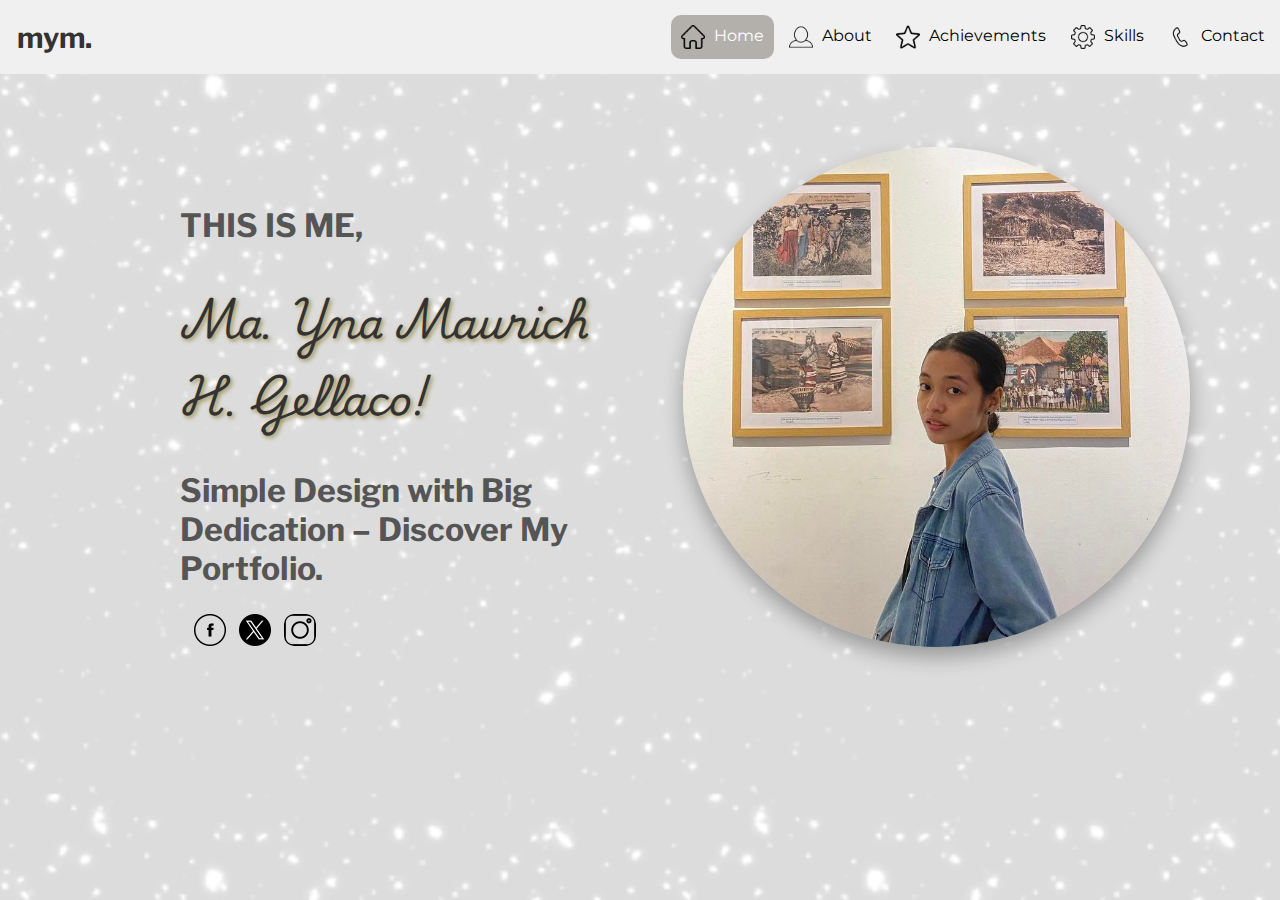
<file: index.html>
<!DOCTYPE html>
<html lang="en">
<head>
    <meta charset="UTF-8">
    <meta name="viewport" content="width=device-width, initial-scale=1.0">
    <title>My Portfolio</title>
    <link rel="stylesheet" href="style.css">
    <link rel="preconnect" href="https://fonts.googleapis.com">
    <link rel="preconnect" href="https://fonts.gstatic.com" crossorigin>
    <link href="https://fonts.googleapis.com/css2?family=Inconsolata:wght@200..900&family=Libre+Franklin:ital,wght@0,100..900;1,100..900&family=Montserrat:ital,wght@0,100..900;1,100..900&family=Nunito+Sans:ital,opsz,wght@0,6..12,200..1000;1,6..12,200..1000&family=Playwrite+BE+VLG:wght@100..400&display=swap" rel="stylesheet">
    </head>
<body>
    <header>
        <h3>mym.</h3>
        <nav>
            <a href="index.html" aria-label="Home">
                <img src="home.png" alt="Home Icon" class="nav-icon"> Home
            </a>
            <a href="about.html" aria-label="About Me">
                <img src="about.png" alt="About Me Icon" class="nav-icon"> About
            </a>
            <a href="achievements.html" aria-label="Achievements">
                <img src="star.png" alt="Achievements Icon" class="nav-icon"> Achievements
            </a>
            <a href="skills.html" aria-label="Skills">
                <img src="sk.png" alt="Skills Icon" class="nav-icon"> Skills
            </a>
            <a href="contact.html" aria-label="Contact">
                <img src="contact.png" alt="Contact Icon" class="nav-icon"> Contact
            </a>
        </nav>
    </header>
    <div class="main-container">
        <main>
            <section id="home">
                <h2>THIS IS ME,</h2>
                <h1>Ma. Yna Maurich H. Gellaco!</h1>
                <h2>Simple Design with Big Dedication – Discover My Portfolio.</h2>

                <!-- Social Media Section -->
                <section id="social-media">
                    <div class="social-icons">
                        <a href="https://www.facebook.com/maynamaurich/" target="_blank" aria-label="Facebook">
                            <img src="fb.png" alt="Facebook Icon">
                        </a>
                        <a href="https://x.com/YnaGellaco" target="_blank" aria-label="Twitter">
                            <img src="x.png" alt="Twitter Icon">
                        </a>
                        <a href="https://instagram.com/yourprofile" target="_blank" aria-label="Instagram">
                            <img src="ig.png" alt="Instagram Icon">
                        </a>
                    </div>
                </section>
            </section>
        </main>
        <div class="image">
            <img src="prof.jpg" alt="Profile Image">
        </div>
        <script>
            document.addEventListener('DOMContentLoaded', function() {
                const currentPage = window.location.pathname.split('/').pop();
                const navLinks = document.querySelectorAll('nav a');
    
                navLinks.forEach(link => {
                    const href = link.getAttribute('href');
                    if (href === currentPage) {
                        link.classList.add('active');
                    }
                });
            });
        </script>
    </div>
</body>
</html>
</file>
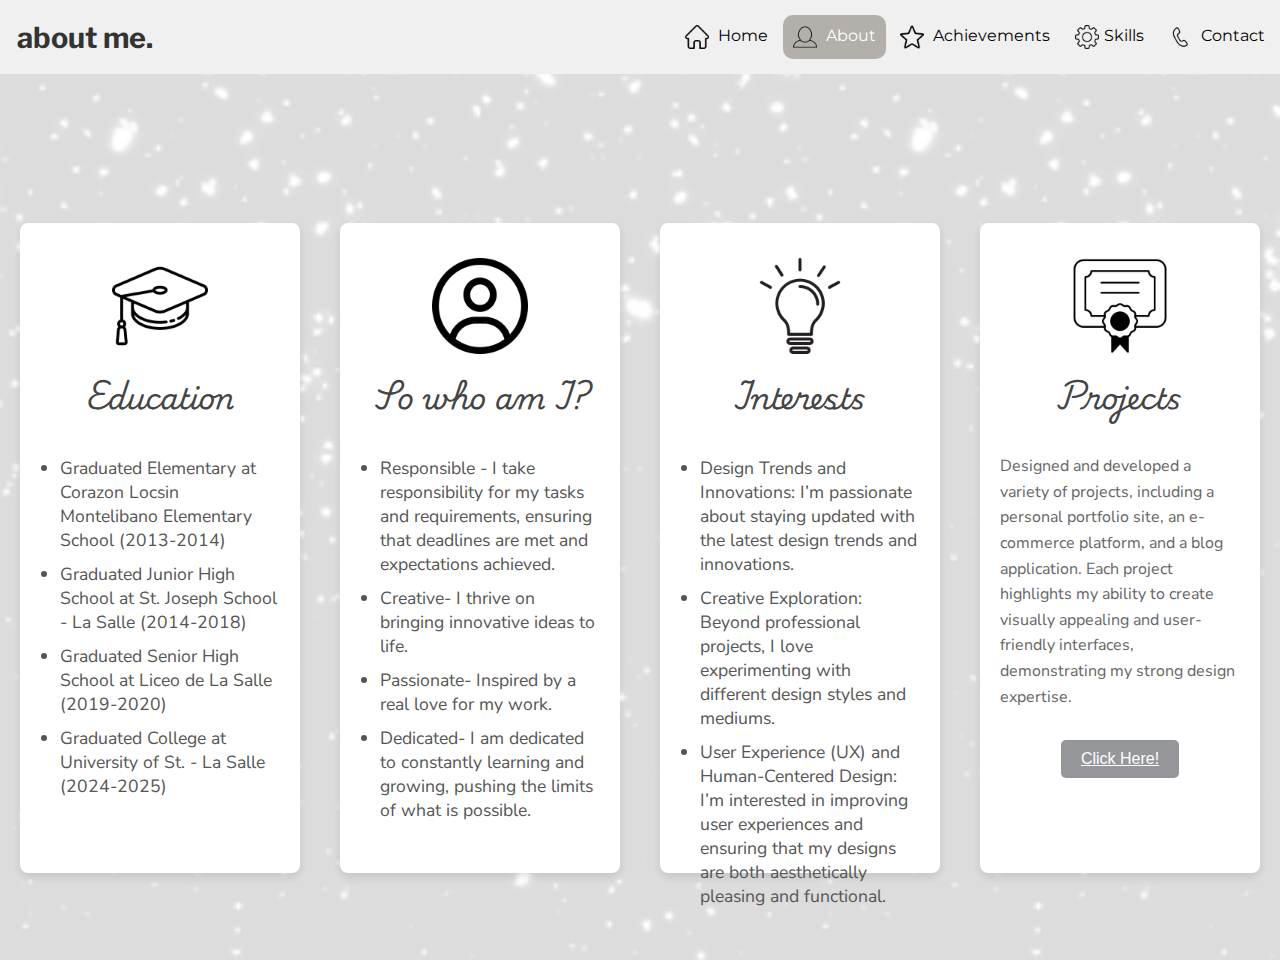
<file: about.html>
<!DOCTYPE html>
<html lang="en">
<head>
    <meta charset="UTF-8">
    <meta name="viewport" content="width=device-width, initial-scale=1.0">
    <title>My Portfolio</title>
    <link rel="stylesheet" href="style.css">
    <link rel="preconnect" href="https://fonts.googleapis.com">
    <link rel="preconnect" href="https://fonts.gstatic.com" crossorigin>
    <link href="https://fonts.googleapis.com/css2?family=Inconsolata:wght@200..900&family=Libre+Franklin:ital,wght@0,100..900;1,100..900&family=Montserrat:ital,wght@0,100..900;1,100..900&family=Nunito+Sans:ital,opsz,wght@0,6..12,200..1000;1,6..12,200..1000&family=Playwrite+BE+VLG:wght@100..400&display=swap" rel="stylesheet">
</head>
<body>
    <header>
        <h3>about me.</h3>
        <nav>
            <a href="index.html" aria-label="Home">
                <img src="home.png" alt="Home Icon" class="nav-icon"> Home
            </a>
            <a href="about.html" aria-label="About Me">
                <img src="about.png" alt="About Me Icon" class="nav-icon"> About
            </a>
            <a href="achievements.html" aria-label="Achievements">
                <img src="star.png" alt="Achievements Icon" class="nav-icon"> Achievements
            </a>
            <a href="skills.html" aria-label="Skills">
                <img src="sk.png" alt="Skills Icon" class="nav-icon">Skills
            </a>
            <a href="contact.html" aria-label="Contact">
                <img src="contact.png" alt="Contact Icon" class="nav-icon"> Contact
            </a>
        </nav>
    </header>
    <main>
        <section id="about">
            <div class="box-container">
                <div class="box">
                    <img src="ed.png" alt="Experience Image" class="box-image">
                    <h3>Education</h3>
                    <ul>
                        <li>Graduated Elementary at Corazon Locsin Montelibano Elementary School (2013-2014)</li>
                        <li>Graduated Junior High School at St. Joseph School - La Salle (2014-2018)</li>
                        <li>Graduated Senior High School at Liceo de La Salle (2019-2020)</li>
                        <li>Graduated College at University of St. - La Salle (2024-2025)</li>
                    </ul>
                </div>
                <div class="box">
                    <img src="person.png" alt="Traits" class="box-image">
                    <h3>So who am I?</h3>
                    <ul>
                        <li>Responsible - I take responsibility for my tasks and requirements, ensuring that deadlines are met and expectations achieved. </li>
                        <li>Creative- I thrive on bringing innovative ideas to life.</li>
                        <li>Passionate- Inspired by a real love for my work. </li>
                        <li>Dedicated- I am dedicated to constantly learning and growing, pushing the limits of what is possible.</li>
                </div>
                <div class="box">
                    <img src="skills.png" alt="Skills Image" class="box-image">
                    <h3>Interests</h3>
                    <ul>
                        <li>Design Trends and Innovations:  I’m passionate about staying updated with the latest design trends and innovations. </li>
                        <li>Creative Exploration: Beyond professional projects, I love experimenting with different design styles and mediums.</li>
                        <li>User Experience (UX) and Human-Centered Design: I’m interested in improving user experiences and ensuring that my designs are both aesthetically pleasing and functional.</li>
                    </ul>
                </div>
                <div class="box">
                    <img src="cert.png" alt="Projects Image" class="box-image">
                    <h3>Projects</h3>
                    <p>Designed and developed a variety of projects, including a personal portfolio site, an e-commerce platform, and a blog application. Each project highlights my ability to create visually appealing and user-friendly interfaces, demonstrating my strong design expertise.</p>
                    <a href="https://drive.google.com/drive/folders/1OP54xe0gtos0QjLCddgrjPvaWAIzOY6q?usp=sharing" target="_blank" class="projects-button">Click Here!</a>
                    <script>
                        document.addEventListener('DOMContentLoaded', function() {
                            const currentPage = window.location.pathname.split('/').pop();
                            const navLinks = document.querySelectorAll('nav a');
                
                            navLinks.forEach(link => {
                                const href = link.getAttribute('href');
                                if (href === currentPage) {
                                    link.classList.add('active');
                                }
                            });
                        });
                    </script>
                </div>
            </div>
        </section>
    </main>
</body>
</html>
</file>
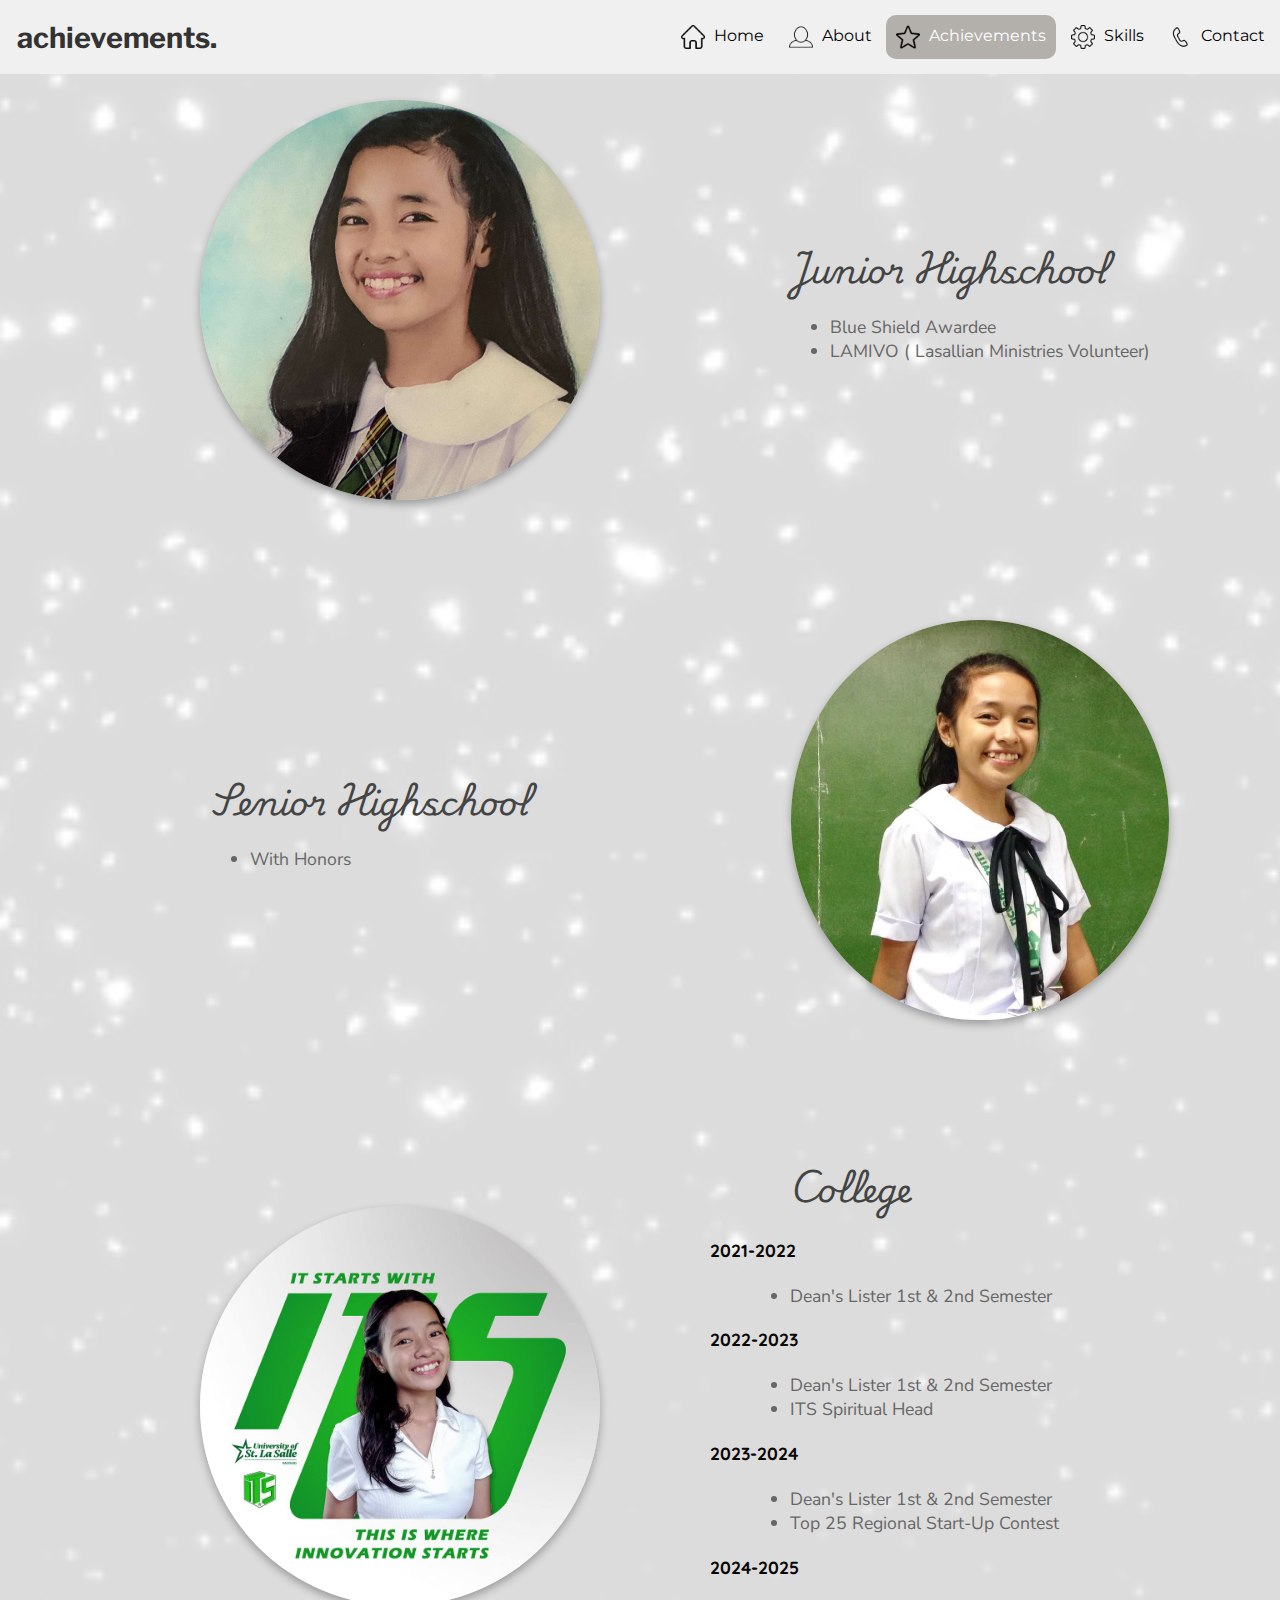
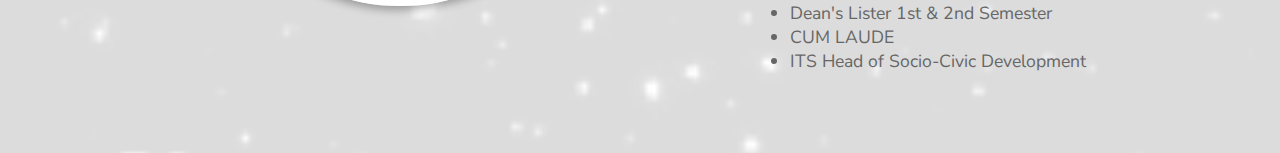
<file: achievements.html>
<!DOCTYPE html>
<html lang="en">
<head>
    <meta charset="UTF-8">
    <meta name="viewport" content="width=device-width, initial-scale=1.0">
    <title>Achievements</title>
    <link rel="stylesheet" href="style.css">
    <link rel="preconnect" href="https://fonts.googleapis.com">
<link rel="preconnect" href="https://fonts.gstatic.com" crossorigin>
<link href="https://fonts.googleapis.com/css2?family=Inconsolata:wght@200..900&family=Libre+Franklin:ital,wght@0,100..900;1,100..900&family=Montserrat:ital,wght@0,100..900;1,100..900&family=Nunito+Sans:ital,opsz,wght@0,6..12,200..1000;1,6..12,200..1000&family=Playwrite+BE+VLG:wght@100..400&family=Quicksand:wght@300..700&display=swap" rel="stylesheet">
</head>
<body>
    <header>
        <h3>achievements.</h3>
        <nav>
            <a href="index.html" aria-label="Home">
                <img src="home.png" alt="Home Icon" class="nav-icon"> Home
            </a>
            <a href="about.html" aria-label="About Me">
                <img src="about.png" alt="About Me Icon" class="nav-icon"> About
            </a>
            <a href="achievements.html" aria-label="Achievements">
                <img src="star.png" alt="Achievements Icon" class="nav-icon"> Achievements
            </a>
            <a href="skills.html" aria-label="Skills">
                <img src="sk.png" alt="Skills Icon" class="nav-icon"> Skills
            </a>
            <a href="contact.html" aria-label="Contact">
                <img src="contact.png" alt="Contact Icon" class="nav-icon"> Contact
            </a>
        </nav>
    </header>
    <main>
        <section id="achievements">
            <div class="achievement">
                <div class="achievement-image">
                    <img src="jhs.jpg" alt="Achievement 2">
                </div>
                <div class="achievement-text">
                    <h3>Junior Highschool</h3>
                    <ul>
                        <li>Blue Shield Awardee</li>
                        <li>LAMIVO ( Lasallian Ministries Volunteer)</li>
                        </ul>
                </div>
            </div>
        <div class="achievement">
            <div class="achievement-image">
                <img src="shs.jpg" alt="Achievement 2">
            </div>
            <div class="achievement-text">
                <h3>Senior Highschool</h3>
                <ul>
                    <li>With Honors</li>
                    </ul>
            </div>
        </div>
                </div>
                <div class="achievement">
                    <div class="achievement-image">
                        <img src="college.jpg" alt="Achievement 2">
                    </div>
                    <div class="achievement-text">
                        <h3>College</h3>
                        <p>2021-2022</p>
                        <li>Dean's Lister 1st & 2nd Semester</li>
                        <p>2022-2023</p>
                        <li>Dean's Lister 1st & 2nd Semester</li>
                        <li>ITS Spiritual Head</li>
                        <p>2023-2024</p>
                        <li>Dean's Lister 1st & 2nd Semester</li>
                        <li>Top 25 Regional Start-Up Contest</li>
                        <p> 2024-2025</p>
                        <li>Dean's Lister 1st & 2nd Semester</li> 
                        <li>CUM LAUDE</li>
                        <li>ITS Head of Socio-Civic Development</li>
                        </ul>
                    </div>
                </div>
                
                </div>
                <!-- Add more achievements here as needed -->
            </div>
        </section>
        <script>
            document.addEventListener('DOMContentLoaded', function() {
                const currentPage = window.location.pathname.split('/').pop();
                const navLinks = document.querySelectorAll('nav a');
    
                navLinks.forEach(link => {
                    const href = link.getAttribute('href');
                    if (href === currentPage) {
                        link.classList.add('active');
                    }
                });
            });
        </script>
    </main>
</body>
</html>
</file>
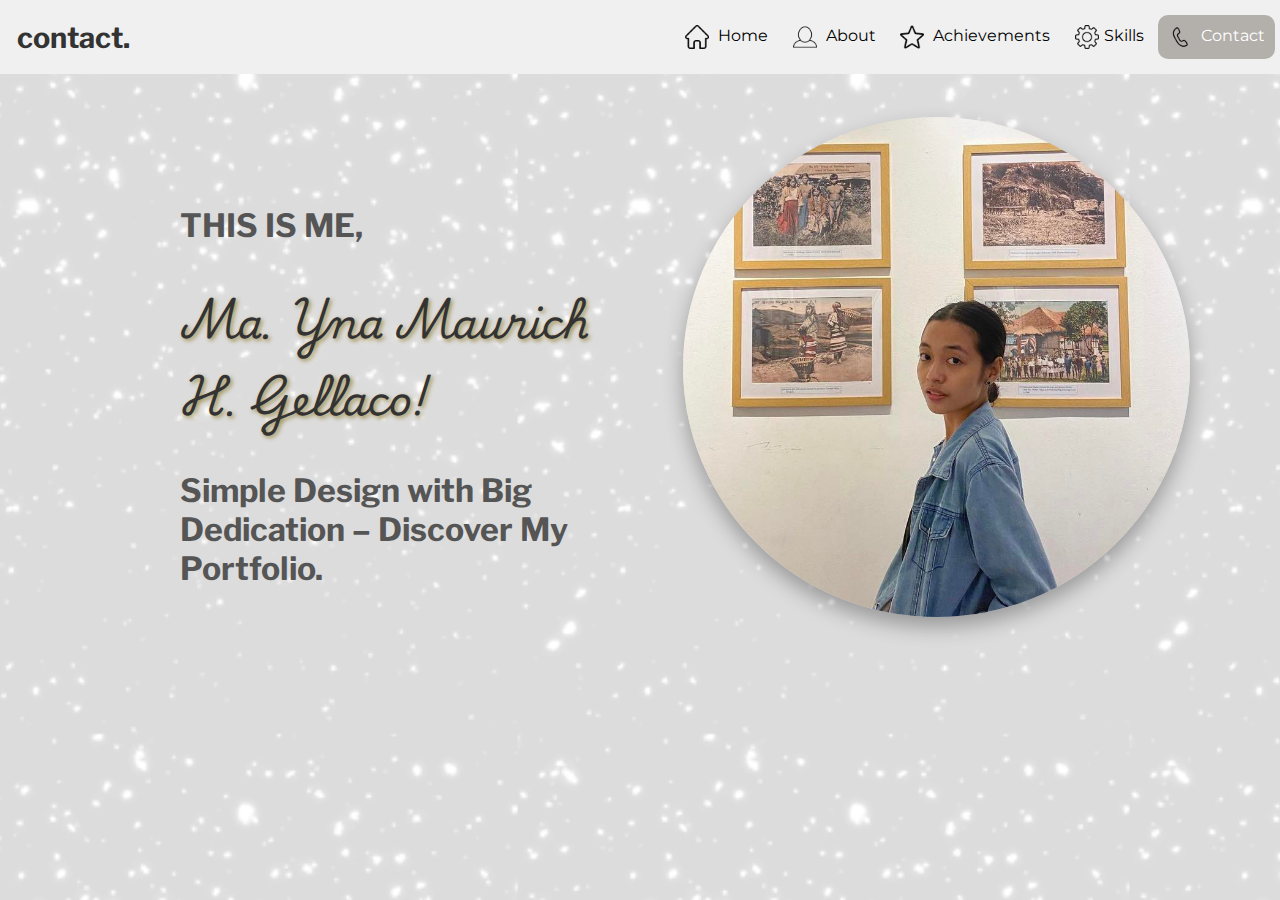
<file: contact.html>
<!DOCTYPE html>
<html lang="en">
<head>
    <meta charset="UTF-8">
    <meta name="viewport" content="width=device-width, initial-scale=1.0">
    <title>My Portfolio</title>
    <link rel="stylesheet" href="style.css">
    <link rel="preconnect" href="https://fonts.googleapis.com">
    <link rel="preconnect" href="https://fonts.gstatic.com" crossorigin>
    <link href="https://fonts.googleapis.com/css2?family=Inconsolata:wght@200..900&family=Libre+Franklin:ital,wght@0,100..900;1,100..900&family=Montserrat:ital,wght@0,100..900;1,100..900&family=Nunito+Sans:ital,opsz,wght@0,6..12,200..1000;1,6..12,200..1000&family=Playwrite+BE+VLG:wght@100..400&display=swap" rel="stylesheet">
    </head>
<body>
    <header>
        <h3>contact.</h3>
        <nav>
            <a href="index.html" aria-label="Home">
                <img src="home.png" alt="Home Icon" class="nav-icon"> Home
            </a>
            <a href="about.html" aria-label="About Me">
                <img src="about.png" alt="About Me Icon" class="nav-icon"> About
            </a>
            <a href="achievements.html" aria-label="Achievements">
                <img src="star.png" alt="Achievements Icon" class="nav-icon"> Achievements
            </a>
            <a href="skills.html" aria-label="Skills">
                <img src="sk.png" alt="Skills Icon" class="nav-icon">Skills
            </a>
            <a href="contact.html" aria-label="Contact">
                <img src="contact.png" alt="Contact Icon" class="nav-icon"> Contact
            </a>
        </nav>
    </header>
    <div class="main-container">
        <main>
            <section id="home">
                <h2>THIS IS ME,</h2>
                <h1>Ma. Yna Maurich H. Gellaco!</h1>
                <h2>Simple Design with Big Dedication – Discover My Portfolio.</h2>
            </section>
        </main>
        <div class="image">
            <img src="prof.jpg" alt="Profile Image">
        </div>
        <script>
            document.addEventListener('DOMContentLoaded', function() {
                const currentPage = window.location.pathname.split('/').pop();
                const navLinks = document.querySelectorAll('nav a');
    
                navLinks.forEach(link => {
                    const href = link.getAttribute('href');
                    if (href === currentPage) {
                        link.classList.add('active');
                    }
                });
            });
        </script>
    </div>
</body>
</html>
</file>
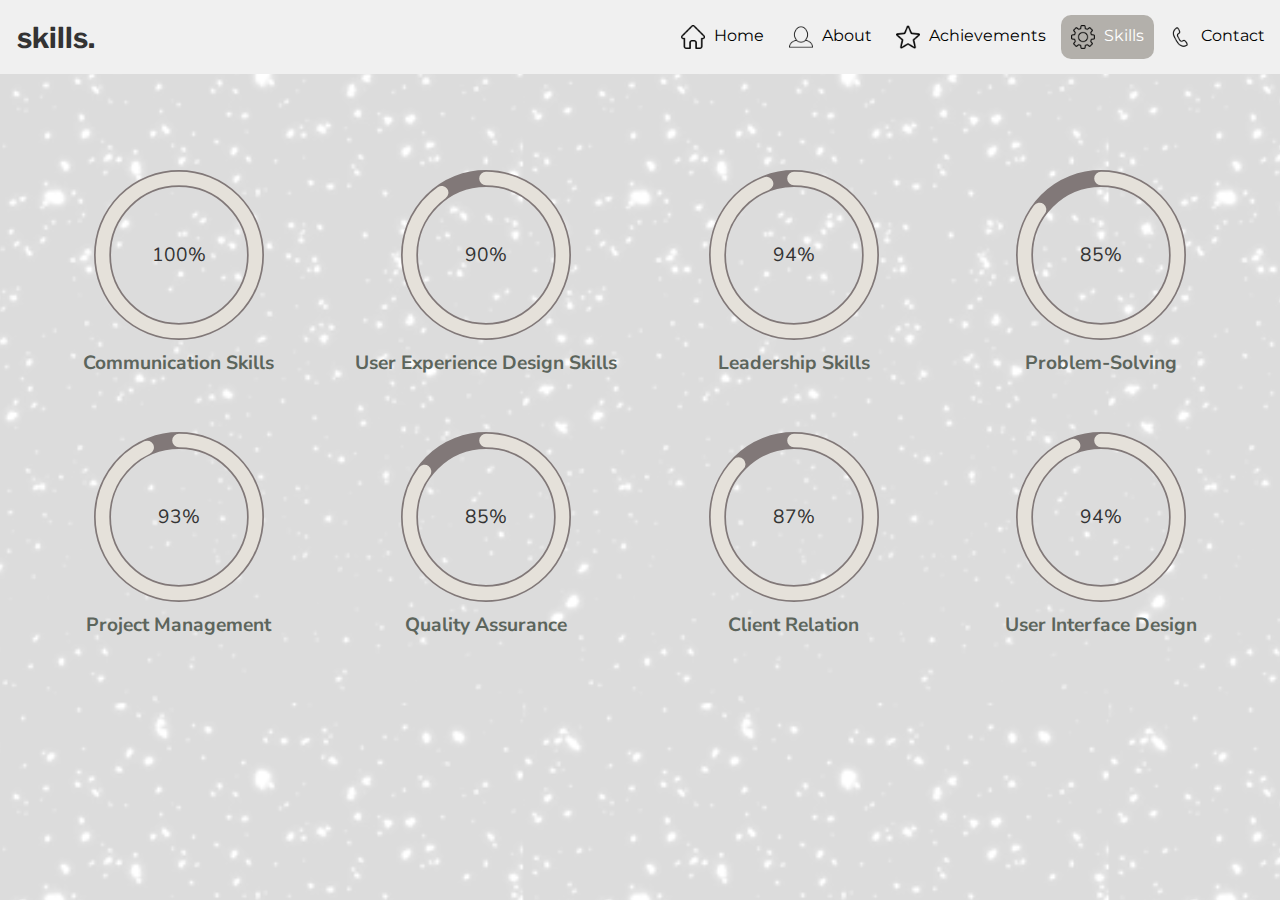
<file: skills.html>
<!DOCTYPE html>
<html lang="en">
<head>
    <meta charset="UTF-8">
    <meta name="viewport" content="width=device-width, initial-scale=1.0">
    <title>My Portfolio</title>
    <link rel="stylesheet" href="style.css">
    <link rel="preconnect" href="https://fonts.googleapis.com">
    <link rel="preconnect" href="https://fonts.gstatic.com" crossorigin>
    <link href="https://fonts.googleapis.com/css2?family=Inconsolata:wght@200..900&family=Libre+Franklin:ital,wght@0,100..900;1,100..900&family=Montserrat:ital,wght@0,100..900;1,100..900&family=Nunito+Sans:ital,opsz,wght@0,6..12,200..1000;1,6..12,200..1000&family=Playwrite+BE+VLG:wght@100..400&display=swap" rel="stylesheet">
</head>
<body>
    <header>
        <h3>skills.</h3>
        <nav>
            <a href="index.html" aria-label="Home">
                <img src="home.png" alt="Home Icon" class="nav-icon"> Home
            </a>
            <a href="about.html" aria-label="About Me">
                <img src="about.png" alt="About Me Icon" class="nav-icon"> About
            </a>
            <a href="achievements.html" aria-label="Achievements">
                <img src="star.png" alt="Achievements Icon" class="nav-icon"> Achievements
            </a>
            <a href="skills.html" aria-label="Skills">
                <img src="sk.png" alt="Skills Icon" class="nav-icon"> Skills
            </a>
            <a href="contact.html" aria-label="Contact">
                <img src="contact.png" alt="Contact Icon" class="nav-icon"> Contact
            </a>
        </nav>
    </header>

    <main>
        <section id="skills">
            <div class="skill">
                <div class="circular-progress" data-percent="100">
                    <svg viewBox="0 0 100 100">
                        <circle class="circle-background" cx="50" cy="50" r="45"></circle>
                        <circle class="circle-progress" cx="50" cy="50" r="45"></circle>
                    </svg>
                    <div class="progress-text">100%</div>
                </div>
                <h4>Communication Skills                </h4>
            </div>
            <div class="skill">
                <div class="circular-progress" data-percent="90">
                    <svg viewBox="0 0 100 100">
                        <circle class="circle-background" cx="50" cy="50" r="45"></circle>
                        <circle class="circle-progress" cx="50" cy="50" r="45"></circle>
                    </svg>
                    <div class="progress-text">90%</div>
                </div>
                <h4>User Experience Design Skills</h4>
            </div>
            <div class="skill">
                <div class="circular-progress" data-percent="94">
                    <svg viewBox="0 0 100 100">
                        <circle class="circle-background" cx="50" cy="50" r="45"></circle>
                        <circle class="circle-progress" cx="50" cy="50" r="45"></circle>
                    </svg>
                    <div class="progress-text">94%</div>
                </div>
                <h4>Leadership Skills</h4>
            </div>
            <div class="skill">
                <div class="circular-progress" data-percent="85">
                    <svg viewBox="0 0 100 100">
                        <circle class="circle-background" cx="50" cy="50" r="45"></circle>
                        <circle class="circle-progress" cx="50" cy="50" r="45"></circle>
                    </svg>
                    <div class="progress-text">85%</div>
                </div>
                <h4>Problem-Solving </h4>
            </div>
            <div class="skill">
                <div class="circular-progress" data-percent="93">
                    <svg viewBox="0 0 100 100">
                        <circle class="circle-background" cx="50" cy="50" r="45"></circle>
                        <circle class="circle-progress" cx="50" cy="50" r="45"></circle>
                    </svg>
                    <div class="progress-text">93%</div>
                </div>
                <h4>Project Management</h4>
            </div>
            <div class="skill">
                <div class="circular-progress" data-percent="85">
                    <svg viewBox="0 0 100 100">
                        <circle class="circle-background" cx="50" cy="50" r="45"></circle>
                        <circle class="circle-progress" cx="50" cy="50" r="45"></circle>
                    </svg>
                    <div class="progress-text">85%</div>
                </div>
                <h4>Quality Assurance</h4>
            </div>
            <div class="skill">
                <div class="circular-progress" data-percent="87">
                    <svg viewBox="0 0 100 100">
                        <circle class="circle-background" cx="50" cy="50" r="45"></circle>
                        <circle class="circle-progress" cx="50" cy="50" r="45"></circle>
                    </svg>
                    <div class="progress-text">87%</div>
                </div>
                <h4>Client Relation</h4>
            </div>
            <div class="skill">
                <div class="circular-progress" data-percent="94">
                    <svg viewBox="0 0 100 100">
                        <circle class="circle-background" cx="50" cy="50" r="45"></circle>
                        <circle class="circle-progress" cx="50" cy="50" r="45"></circle>
                    </svg>
                    <div class="progress-text">94%</div>
                </div>
                <h4>User Interface Design</h4>
            </div>
            <!-- Add more skills as needed -->
        </section>
    </main>

    <script>
    document.addEventListener('DOMContentLoaded', function() {
        document.querySelectorAll('.circular-progress').forEach(function(progress) {
            const percent = progress.getAttribute('data-percent');
            const circle = progress.querySelector('.circle-progress');
            const radius = circle.r.baseVal.value;
            const circumference = 2* Math.PI * radius;

            circle.style.strokeDasharray = circumference;
            circle.style.strokeDashoffset = circumference - (percent / 100 * circumference);
        });
    });
    </script>
      <script>
        document.addEventListener('DOMContentLoaded', function() {
            const currentPage = window.location.pathname.split('/').pop();
            const navLinks = document.querySelectorAll('nav a');

            navLinks.forEach(link => {
                const href = link.getAttribute('href');
                if (href === currentPage) {
                    link.classList.add('active');
                }
            });
        });
    </script>
</body>
</html>
</file>
<file: style.css>
body {
    font-family: Arial, sans-serif;
    margin: 0;
    background-color: #f9f9f9;
    background-image: url('bg.gif'); /* Replace with your background image path */
    background-size: cover; /* Ensure the background image covers the entire page */
    background-position: center; /* Center the background image */
    background-repeat: repeat; /* Prevent the background image from repeating */
}

header {
    display: flex;
    justify-content: space-between;
    align-items: center;
    padding: 5px;
    background-color: #f0f0f0;
    position: fixed;
    width: 100%;
    top: 0;
    z-index: 1000;
}

header h3 {
    margin: 0;
    margin-left: 12px;
    font-family: "Libre Franklin", sans-serif;
    font-size: 1.8em;
    color: #333;
}

nav {
    padding: 10px;
}

nav a {
    text-decoration: none;
    color: black;
    padding: 10px;
    font-family: "Montserrat", sans-serif;
    transition: color 0.3s, background-color 0.3s;
    position: relative;
    display: inline-block;
}

nav a:hover {
    color: #322612;
    background-color: #a4a19acd;
    height: 20px;
    border-radius: 10px;
    box-shadow: 0 10px 20px rgba(0, 0, 0, 0.3); /* Adds a shadow effect */
}

.nav-icon {
    width: 24px;
    height: 24px;
    margin-right: 5px;
    vertical-align: middle;
}

nav a.active {
    color: white;
    background-color: #a4a19acd; /* Example active background color */
    border-radius: 10px;
}


.main-container {
    display: flex;
    align-items: center;
    justify-content: center;
    padding: 90px;
}
#social-media {
    text-align: center;
    padding: 10px;
}

#social-media h2 {
    font-size: 2em;
    color: #333;
    margin-bottom: 20px;
}

.social-icons {
    display: flex;
    justify-content: center;
    gap: 5px;
}

.social-icons a {
    display: inline-block;
    width: 40px;
    height: 40px;
}

.social-icons img {
    width: 80%;
    border-radius: 10px;
    height: auto;
    transition: transform 0.3s ease, box-shadow 0.3s ease;
}

.social-icons img:hover {
    transform: scale(1.1); /* Slight zoom effect on hover */
    box-shadow: 0 4px 8px rgba(0, 0, 0, 0.3); /* Shadow effect on hover */
}
main {
    flex: 1;
    padding-top: 60px; /* Prevent overlap with the fixed header */
}

section#home {
    margin-left: 50px;
    display: flex;
    flex-direction: column;
    justify-content: center;
    align-items: flex-start;
    padding: 40px;
    box-sizing: border-box;
    transition: transform 0.3s ease-in-out;
    animation: moveRight 1s ease-in-out;
}

h1 {
    font-size: 2.5em;
    color: #333;
    font-family: 'Playwrite BE VLG', sans-serif;
    margin: 0.5em 0;
    text-align: left;
    text-shadow: 2px 2px 4px rgb(160, 145, 84);
}

h2 {
    font-size: 2em;
    color: #555;
    font-family: "Libre Franklin", sans-serif;
    margin: 0.5em 0;
    text-align: left;
}

h3 {
    font-size: 1.5em;
    color: #777;
    font-family: 'Playwrite BE VLG', sans-serif;
    margin: 0.5em 0;
    text-align: left;
}

.image {
    flex: 0 0 auto;
    display: flex;
    justify-content: center;
}

.image img {
    max-width: 600px;
    height: 500px;
    border-radius: 50%;
    margin-left: 20px;
    transition: transform 0.3s ease-in-out;
    animation: moveRight 1s ease-in-out;
    box-shadow: 0 10px 20px rgba(0, 0, 0, 0.3);
}

.image img:hover {
    transform: translateY(-5px);
}

section#about {
    margin-left: 2px;
    margin: 0 auto;
    text-align: center;
    display: flex;
    flex-direction: column;
    justify-content: center;
    align-items: center;
    padding-top: 55px;
    box-sizing: border-box;
    transition: transform 0.3s ease-in-out;
    animation: moveRight 1s ease-in-out;
    max-width: 2000px; /* Increased max-width to accommodate more boxes */
    height: 100vh; /* Optional: Full viewport height */
}

.center-heading {
    text-align: center;
    width: 100%;
    font-size: 2.5em;
    color: #333;
}

.box-container {
    display: flex;
    justify-content: space-between; /* Space between the boxes */
    align-items: flex-start;
    width: 100%; /* Use full width of the container */
    max-width: 1700px; /* Limit the maximum width of the container */
    margin-top: 20px;
}

.box {
    height: 650px;
    display: flex;
    flex-direction: column;
    align-items: center;
    background-color: #fff;
    padding: 20px;
    margin: 20px;
    box-shadow: 0 4px 8px rgba(0, 0, 0, 0.1);
    border-radius: 8px;
    width: calc(25% - 40px); /* Each box takes up 25% of the container minus margins */
    box-sizing: border-box;
}

.box h3 {
    font-size: 1.8em;
    color: #444;
}

.box ul {
    list-style-type: disc;
    padding-left: 20px;
    text-align: left;
    font-family: "Nunito Sans", sans-serif; /* Font for the list */
    font-size: 1.1em; /* Adjust font size as needed */
    color: #555; /* Adjust color if necessary */
}

.box ul li {
    margin-bottom: 10px;
}

.box p {
    font-size: 1em;
    color: #666;
    text-align: left;
}

.box-image {
    max-width: 40%;
    height: auto;
    margin-top: 15px;
    border-radius: 8px;
}
.projects-button {
    margin-top: 10px;
    padding: 10px 20px;
    font-size: 1em;
    color: #fff;
    background-color: #95969a;
    border: none;
    border-radius: 5px;
    cursor: pointer;
    transition: background-color 0.3s ease;
}

.projects-button:hover {
    background-color: #2e7760;
}
p {
    font-size: 1.1em;
    color: #666;
    font-family: "Nunito Sans", sans-serif;
    line-height: 1.6;
    margin-bottom: 20px;
}


/* Achievements Page Styles */

.achievements-container {
    display: flex;
    flex-direction: column;
    align-items: center;
    padding: 40px;
    box-sizing: border-box;
}
.achievement p {
    font-size: 1.1em;
    font-weight: bold;
    color: #0b0606;
    font-family: "Quicksand", sans-serif;
    line-height: 1.6;
    margin-bottom: 20px;
}
.achievement {
    margin-left: 90px;
    display: flex;
    align-items: center;
    margin-bottom: 40px;
    width: 100%;
    max-width: 1200px; /* Limit the maximum width for large screens */
    padding: 20px;
    box-sizing: border-box;
}

.achievement:nth-of-type(odd) {
    flex-direction: row; /* Text on the left, image on the right */
}

.achievement:nth-of-type(even) {
    flex-direction: row-reverse; /* Image on the left, text on the right */
}

.achievement-text {
    flex: 1;
    padding: 20px;
    box-sizing: border-box;
}

.achievement-text h3 {
    margin-left: 80px;
    font-size: 2em;
    color: #444;
    margin-bottom: 10px;
}

.achievement-text li {
    color: #666;
    font-family: "Nunito Sans", sans-serif;
    margin-left: 80px;
    font-size: 1.1em;
    color: #666;
}

.achievement-image {
    flex: 1;
    display: flex;
    justify-content: center;
    align-items: center;
    padding: 20px;
    border-radius: 8px;
    box-sizing: border-box;
}

.achievement-image img {
    max-width: 400px;
    height: 400px;
    border-radius: 50%; /* Ensures the image is a circle */
    box-shadow: 0 4px 8px rgba(0, 0, 0, 0.3); /* Shadow effect */
    animation: move 1s infinite alternate; /* Continuous movement */
    transition: box-shadow 0.9s ease; /* Smooth shadow transition */
}

#skills {
    margin-top: 70px;
    display: grid;
    grid-template-columns: repeat(4, 1fr);
    gap: 30px;
    justify-items: center;
    padding: 40px;
}

.skill {
    display: flex;
    flex-direction: column;
    align-items: center;
    text-align: center;
    font-family: "Nunito Sans", sans-serif;

}

.circular-progress {
    position: relative;
    width: 170px;
    height: 170px;
}

svg {
    width: 100%;
    height: 100%;
}

.circle-background {
    fill: none;
    stroke: #817878;
    stroke-width: 10;
}

.circle-progress {
    fill: none;
    stroke: #e5e1da;
    stroke-width: 8;
    stroke-linecap: round;
    transform: rotate(-90deg);
    transform-origin: 50% 50%;
    transition: stroke-dashoffset 1s;
}

.progress-text {
    font-family: "Nunito Sans", sans-serif;
    position: absolute;
    top: 50%;
    left: 50%;
    transform: translate(-50%, -50%);
    font-size: 1.2em;
    color: #333;
}

.skill h4 {
    margin-top: 10px;
    font-size: 1.2em;
    font-family: "Nunito Sans", sans-serif;
    color: #5c655c;
}


/* Animation for continuous movement */
@keyframes move {
    0% {
        transform: translateY(0);
    }
    100% {
        transform: translateY(-30px); /* Adjust movement distance */
    }
}

/* Movement effect on hover */
.achievement-image img:hover {
    transform: scale(1.05); /* Slight zoom effect */
    box-shadow: 0 6px 12px rgba(0, 0, 0, 0.5); /* Increased shadow on hover */
}





@keyframes moveRight {
    0% {
        transform: translateX(-100px);
        opacity: 0;
    }
    100% {
        transform: translateX(0);
        opacity: 1;
    }
}
</file>
